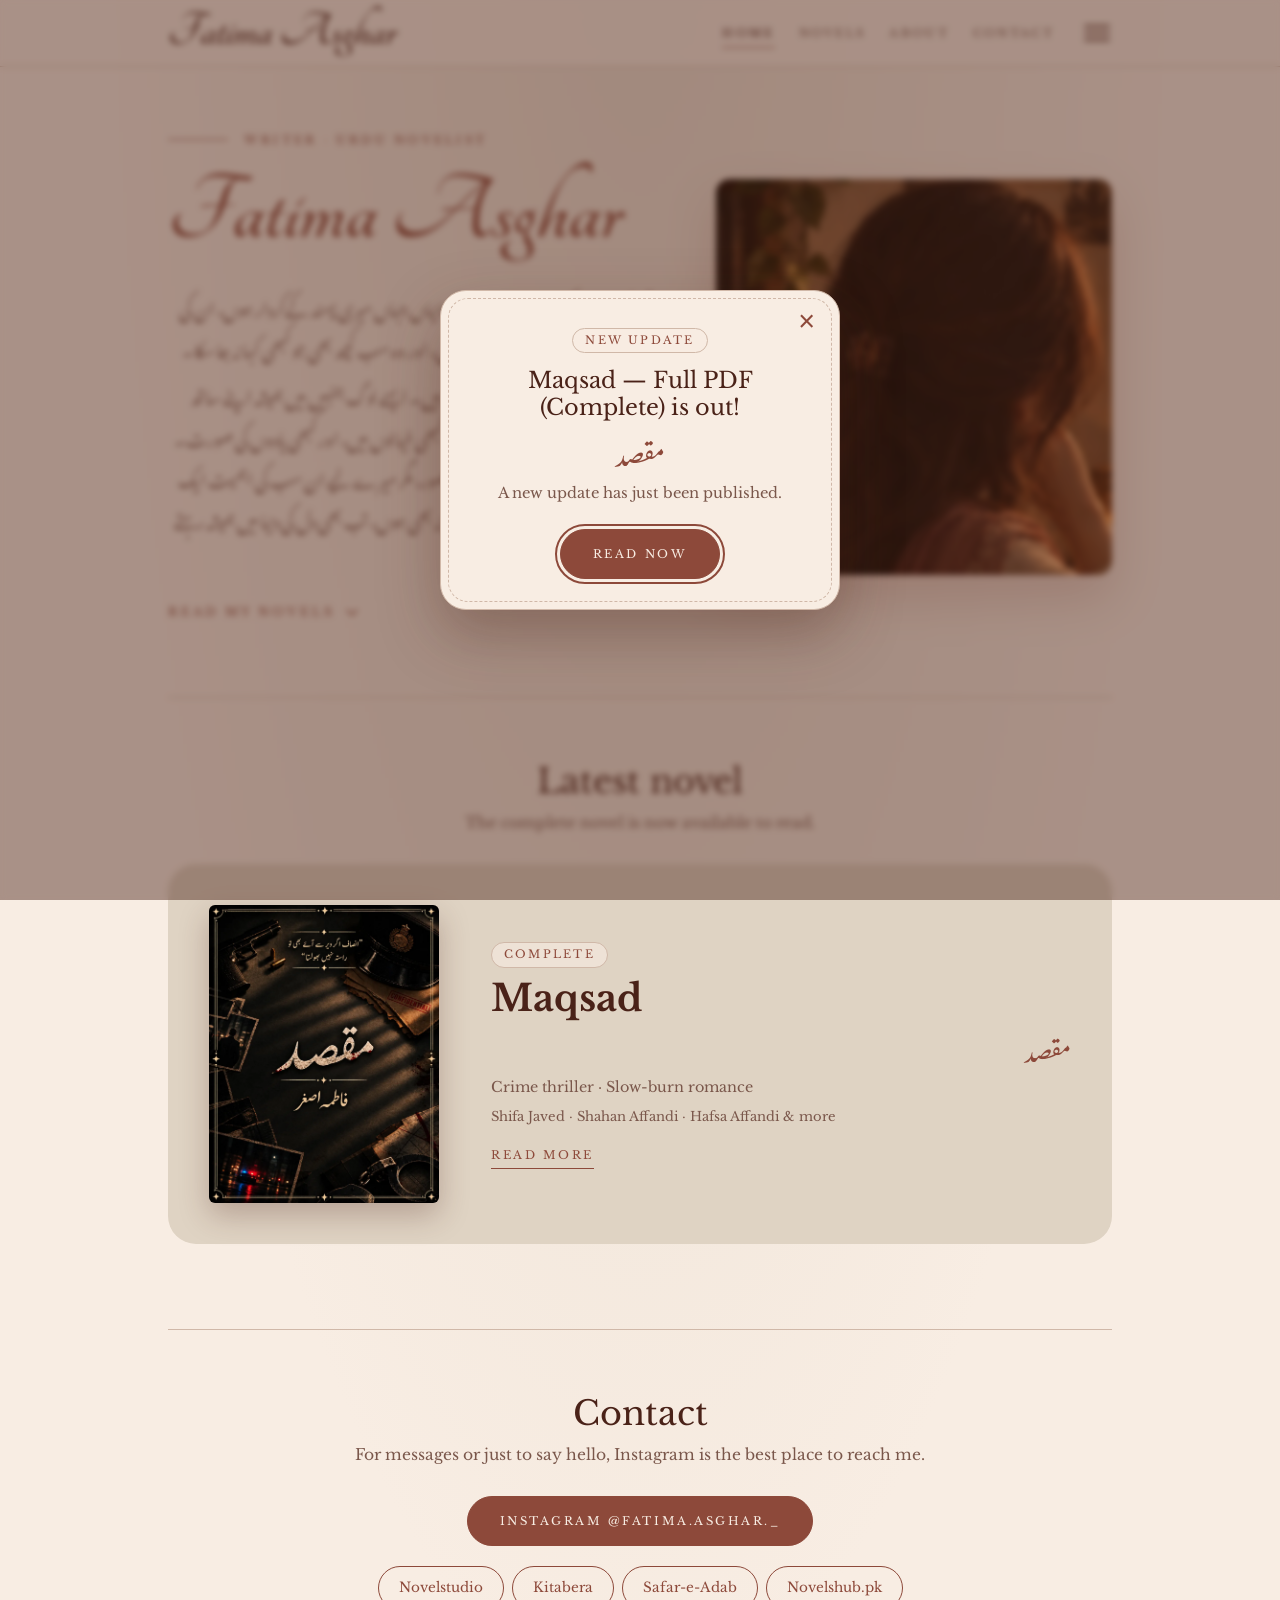
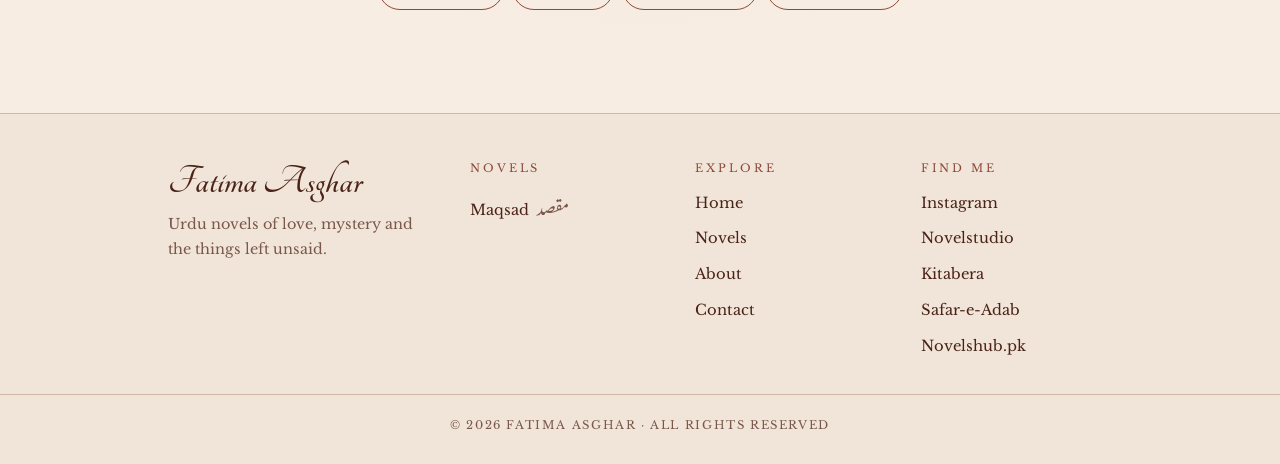
<file: index.html>
<!DOCTYPE html>
<html lang="en">
<head>
  <meta charset="utf-8">
  <meta name="viewport" content="width=device-width, initial-scale=1, viewport-fit=cover">
  <title>Fatima Asghar — Urdu Novelist | Maqsad</title>
  <meta name="description" content="Fatima Asghar writes Urdu novels of love, mystery and the things left unsaid. Read her latest novel, Maqsad (مقصد), a crime thriller with a slow-burn romance.">
  <meta name="author" content="Fatima Asghar">
  <meta name="robots" content="index, follow, max-image-preview:large">
  <meta name="color-scheme" content="light">
  <meta name="theme-color" content="#F8EDE3">
  <link rel="canonical" href="https://fatimaasgharnovels.netlify.app/">
  <meta property="og:type" content="website">
  <meta property="og:site_name" content="Fatima Asghar">
  <meta property="og:locale" content="en_US">
  <meta property="og:title" content="Fatima Asghar — Urdu Novelist | Maqsad">
  <meta property="og:description" content="Fatima Asghar writes Urdu novels of love, mystery and the things left unsaid. Read her latest novel, Maqsad (مقصد), a crime thriller with a slow-burn romance.">
  <meta property="og:url" content="https://fatimaasgharnovels.netlify.app/">
  <meta property="og:image" content="https://fatimaasgharnovels.netlify.app/share.jpg">
  <meta property="og:image:type" content="image/jpeg">
  <meta property="og:image:width" content="1200">
  <meta property="og:image:height" content="630">
  <meta name="twitter:card" content="summary_large_image">
  <meta name="twitter:title" content="Fatima Asghar — Urdu Novelist | Maqsad">
  <meta name="twitter:description" content="Fatima Asghar writes Urdu novels of love, mystery and the things left unsaid. Read her latest novel, Maqsad (مقصد), a crime thriller with a slow-burn romance.">
  <meta name="twitter:image" content="https://fatimaasgharnovels.netlify.app/share.jpg">
  <link rel="icon" href="favicon.ico" sizes="any">
  <link rel="icon" href="favicon.svg" type="image/svg+xml">
  <link rel="icon" href="favicon-48.png" type="image/png" sizes="48x48">
  <link rel="icon" href="favicon-192.png" type="image/png" sizes="192x192">
  <link rel="apple-touch-icon" href="apple-touch-icon.png" sizes="180x180">
  <link rel="manifest" href="site.webmanifest">
  <link rel="preload" href="fonts/tangerine.woff2" as="font" type="font/woff2" crossorigin>
  <link rel="stylesheet" href="style.css">
  <script type="application/ld+json">{"@context": "https://schema.org", "@graph": [{"@type": "WebSite", "name": "Fatima Asghar", "alternateName": ["Fatima Asghar Novels", "Fatima Asghar Urdu Novels"], "url": "https://fatimaasgharnovels.netlify.app/"}, {"@type": "Person", "name": "Fatima Asghar", "jobTitle": "Urdu novelist", "knowsLanguage": "ur", "description": "Urdu novelist writing novels of love, mystery and the things left unsaid.", "image": "https://fatimaasgharnovels.netlify.app/writer.webp", "url": "https://fatimaasgharnovels.netlify.app/", "sameAs": ["https://www.instagram.com/fatima.asghar._/"]}]}</script>
</head>
<body>
  <a class="skip" href="#main">Skip to content</a>
  <canvas id="petals" aria-hidden="true"></canvas>

  <nav id="nav" aria-label="Main">
    <div class="wrap nv">
      <a class="logo" href="./">Fatima Asghar</a>
      <div class="lk">
        <a href="./" aria-current="page">Home</a>
        <a href="novels/">Novels</a>
        <a href="about/">About</a>
        <a href="./#contact">Contact</a>
      </div>
      <button class="hb" id="mb" aria-label="Open menu" aria-expanded="false" aria-controls="side"><svg width="26" height="18" viewBox="0 0 26 18" aria-hidden="true"><path d="M1 2h24M1 9h24M1 16h24" stroke="currentColor" stroke-width="2" stroke-linecap="round" fill="none"/></svg></button>
    </div>
  </nav>
  <div class="veil" id="veil" hidden></div>

  <aside class="side" id="side" aria-label="Menu and novels">
      <div class="side-head"><span class="side-t">Menu</span><button class="side-x" id="sideX" aria-label="Close menu">×</button></div>
      <nav class="side-nav" aria-label="Pages">
        <a href="./" aria-current="page">Home</a>
        <a href="novels/">Novels</a>
        <a href="about/">About</a>
        <a href="./#contact">Contact</a>
      </nav>
  </aside>

  <div class="wrap">
    <main id="main" tabindex="-1">
      <header class="hero">
        <div class="hero-text">
          <div class="eyebrow">Writer · Urdu novelist</div>
          <h1 class="nm">Fatima Asghar</h1>
          <div class="hero-bio">
            <p class="ur" lang="ur" dir="rtl">مجھے کہانیاں لکھنا پسند ہے، ایسی کہانیاں جہاں میری پسند کےکردار ہوں، ان کی باتیں ہوں، ان کے احساسات ہوں، اور وہ سب کچھ بھی جو کبھی کہا نہ جا سکا۔</p>
            <p class="ur" lang="ur" dir="rtl">یہ کردار میرے دل کے بہت قریب ہیں۔ ایسے لوگ جنہیں میں ہمیشہ اپنے ساتھ رکھنا چاہتی ہوں، کبھی لفظوں میں، کبھی خیالوں میں، اور کبھی یادوں کی صورت۔ کچھ حقیقت ہوتے ہیں، کچھ محض تصور، مگر میرے لیے ان سب کی اہمیت ایک جیسی ہے، کیونکہ کچھ لوگ زندگی میں نہ بھی ہوں، تب بھی دل کی دنیا میں ہمیشہ رہتے ہیں۔</p>
          </div>
          <a class="explore" href="novels/">Read my novels <svg width="14" height="14" viewBox="0 0 14 14" aria-hidden="true"><path d="M2 5l5 5 5-5" fill="none" stroke="currentColor" stroke-width="1.6" stroke-linecap="round" stroke-linejoin="round"/></svg></a>
        </div>
        <div class="hero-photo"><img src="writer-square.jpg" alt="Fatima Asghar" width="640" height="640" fetchpriority="high"></div>
      </header>
      <section class="sec">
        <h2 class="center">Latest novel</h2>
        <p class="sub center">The complete novel is now available to read.</p>
        <a class="feat" href="novels/maqsad/">
        <div class="cv"><img src="maqsad-cover.webp" alt="Maqsad cover" width="960" height="1243" loading="lazy"></div>
        <div>
          <span class="pill">Complete</span>
          <h3>Maqsad</h3>
          <div class="ur" lang="ur">مقصد</div>
          <div class="tag">Crime thriller · Slow-burn romance</div>
          <p class="hint">Shifa Javed · Shahan Affandi · Hafsa Affandi &amp; more</p>
          <span class="more">Read more</span>
        </div>
      </a>
      </section>
      <section class="sec center" id="contact">
        <h2>Contact</h2>
        <p class="sub">For messages or just to say hello, Instagram is the best place to reach me.</p>
        <a class="btn solid" href="https://www.instagram.com/fatima.asghar._/" target="_blank" rel="noopener">Instagram @fatima.asghar._</a>
        <div class="plats"><a href="https://novelstudiopk.com/?s=Fatima+asghar" target="_blank" rel="noopener">Novelstudio</a><a href="https://kitabera.vercel.app/writer/fatima-asghar" target="_blank" rel="noopener">Kitabera</a><a href="https://safareadab.com/author/asgharfatima/" target="_blank" rel="noopener">Safar-e-Adab</a><a href="https://novelshub.pk/book-author/fatima-asghar" target="_blank" rel="noopener">Novelshub.pk</a></div>
      </section>
    </main>
  </div>

  <footer class="ft">
    <div class="wrap ft-grid">
      <div class="ft-brand">
        <a class="logo" href="./">Fatima Asghar</a>
        <p class="b">Urdu novels of love, mystery and the things left unsaid.</p>
      </div>
      <nav aria-label="Novels"><h2>Novels</h2><ul><li><a href="novels/maqsad/">Maqsad</a><span class="ur" lang="ur">مقصد</span></li></ul></nav>
      <nav aria-label="Explore"><h2>Explore</h2><ul>
        <li><a href="./">Home</a></li><li><a href="novels/">Novels</a></li>
        <li><a href="about/">About</a></li><li><a href="./#contact">Contact</a></li></ul></nav>
      <nav class="ft-find" aria-label="Find me"><h2>Find me</h2><ul>
        <li><a href="https://www.instagram.com/fatima.asghar._/" target="_blank" rel="noopener">Instagram</a></li><li><a href="https://novelstudiopk.com/?s=Fatima+asghar" target="_blank" rel="noopener">Novelstudio</a></li><li><a href="https://kitabera.vercel.app/writer/fatima-asghar" target="_blank" rel="noopener">Kitabera</a></li><li><a href="https://safareadab.com/author/asgharfatima/" target="_blank" rel="noopener">Safar-e-Adab</a></li><li><a href="https://novelshub.pk/book-author/fatima-asghar" target="_blank" rel="noopener">Novelshub.pk</a></li></ul></nav>
    </div>
    <p class="copy">© <span id="yr">2026</span> Fatima Asghar · All rights reserved</p>
  </footer>
  <button id="top" aria-label="Back to top">↑</button>

  <div class="pop" id="pop" hidden role="dialog" aria-modal="true" aria-labelledby="popT">
    <div class="pop-card">
      <button class="pop-x" id="popX" aria-label="Close">×</button>
      <span class="pill">New episode</span>
      <h3 id="popT"></h3>
      <p class="ur" lang="ur" id="popU"></p>
      <p class="pop-s" id="popS"></p>
      <a class="btn solid" id="popGo" href="#">Read now</a>
    </div>
  </div>
  <script src="episodes.js" defer></script>
  <script src="script.js" defer></script>
</body>
</html>
</file>
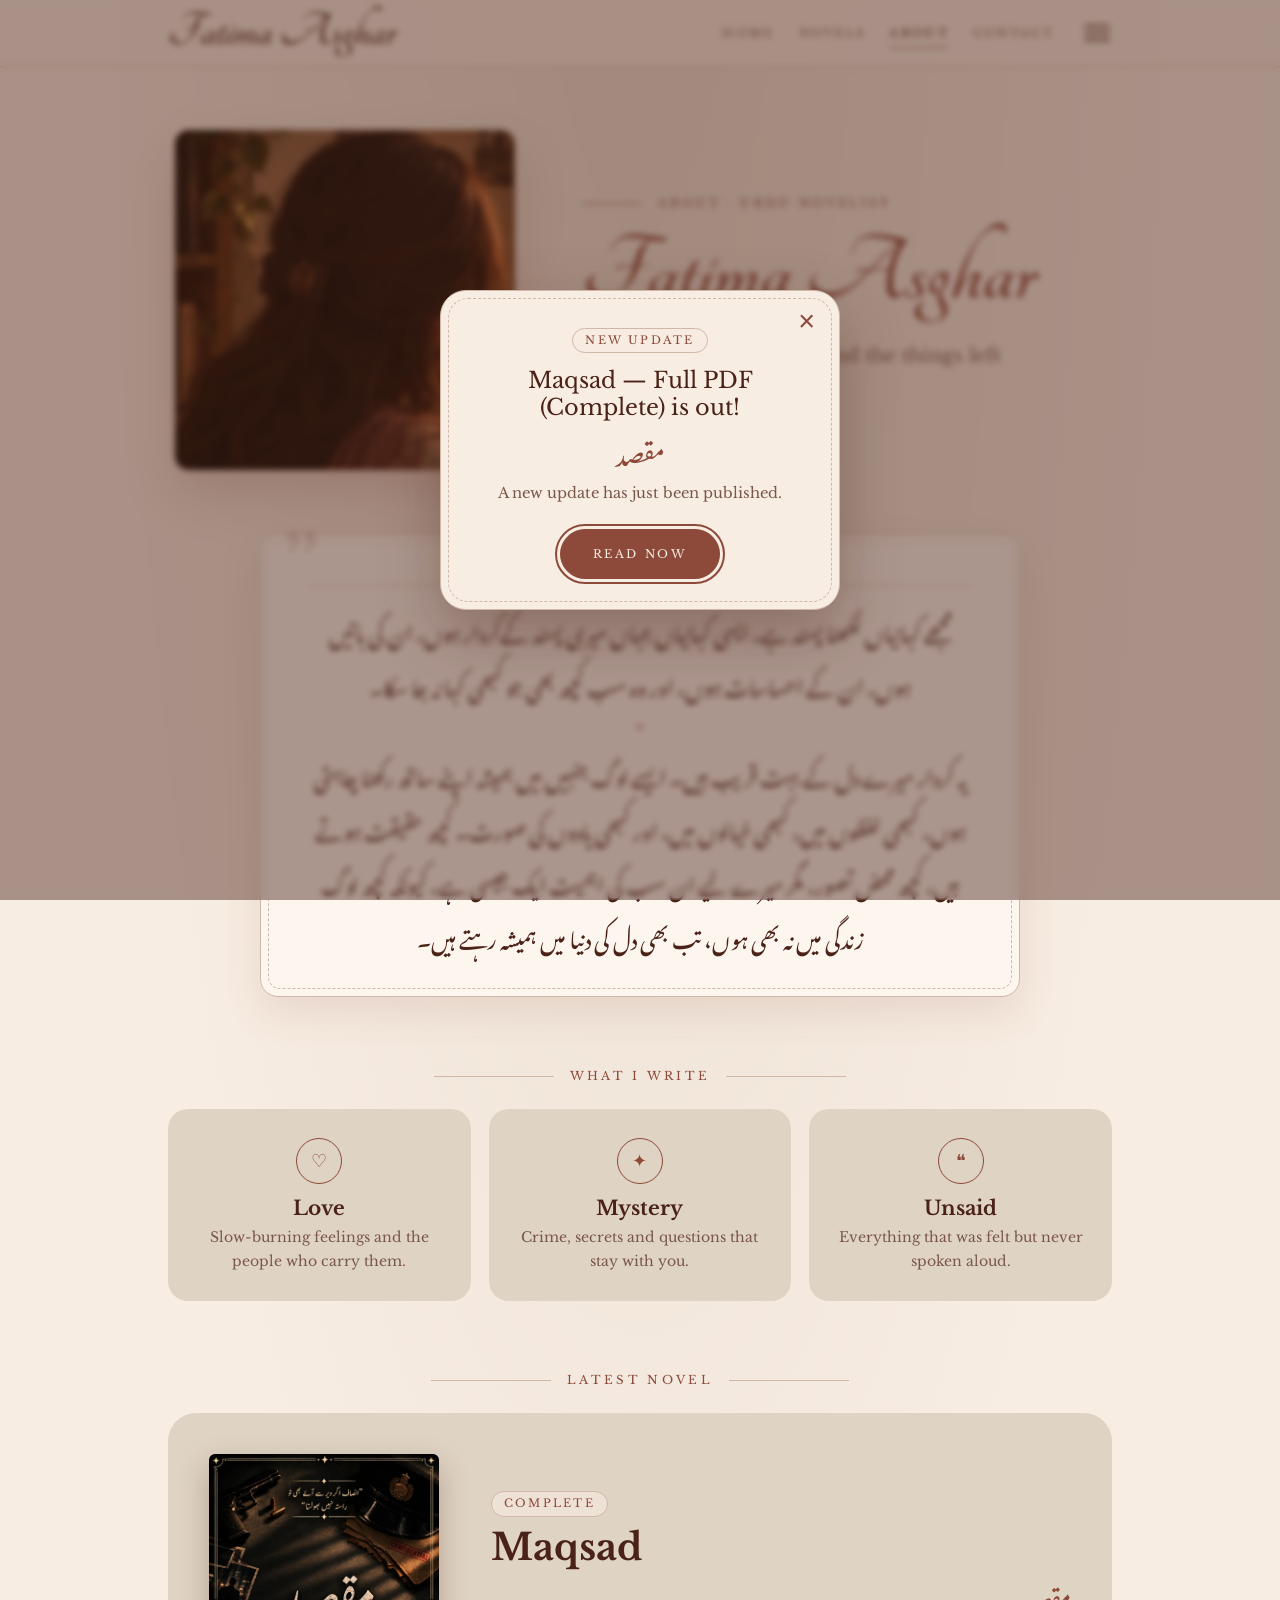
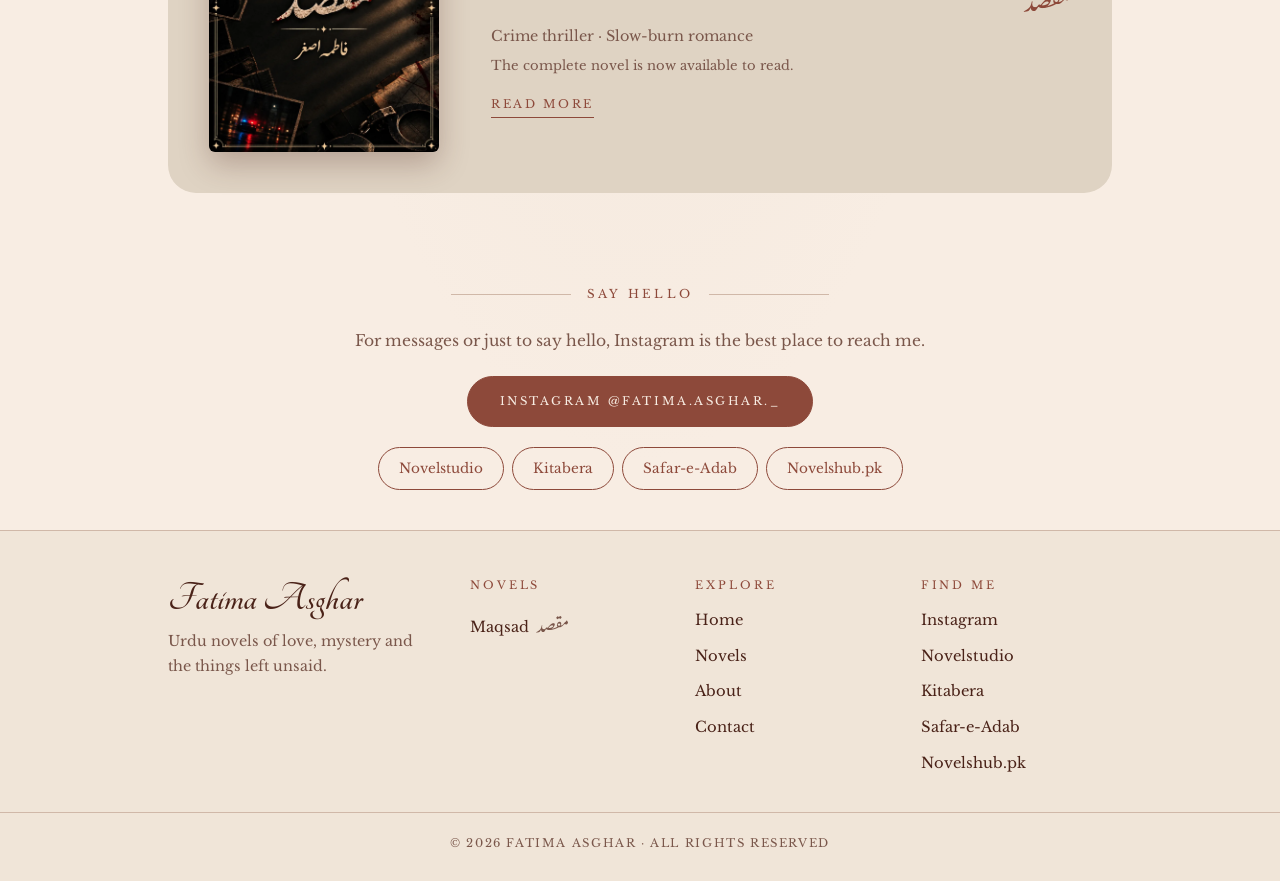
<file: about/index.html>
<!DOCTYPE html>
<html lang="en">
<head>
  <meta charset="utf-8">
  <meta name="viewport" content="width=device-width, initial-scale=1, viewport-fit=cover">
  <title>About Fatima Asghar — Urdu Novelist</title>
  <meta name="description" content="Meet Fatima Asghar, an Urdu novelist who writes stories of love, mystery and the things left unsaid.">
  <meta name="author" content="Fatima Asghar">
  <meta name="robots" content="index, follow, max-image-preview:large">
  <meta name="color-scheme" content="light">
  <meta name="theme-color" content="#F8EDE3">
  <link rel="canonical" href="https://fatimaasgharnovels.netlify.app/about/">
  <meta property="og:type" content="website">
  <meta property="og:site_name" content="Fatima Asghar">
  <meta property="og:locale" content="en_US">
  <meta property="og:title" content="About Fatima Asghar — Urdu Novelist">
  <meta property="og:description" content="Meet Fatima Asghar, an Urdu novelist who writes stories of love, mystery and the things left unsaid.">
  <meta property="og:url" content="https://fatimaasgharnovels.netlify.app/about/">
  <meta property="og:image" content="https://fatimaasgharnovels.netlify.app/share.jpg">
  <meta property="og:image:type" content="image/jpeg">
  <meta property="og:image:width" content="1200">
  <meta property="og:image:height" content="630">
  <meta name="twitter:card" content="summary_large_image">
  <meta name="twitter:title" content="About Fatima Asghar — Urdu Novelist">
  <meta name="twitter:description" content="Meet Fatima Asghar, an Urdu novelist who writes stories of love, mystery and the things left unsaid.">
  <meta name="twitter:image" content="https://fatimaasgharnovels.netlify.app/share.jpg">
  <link rel="icon" href="../favicon.ico" sizes="any">
  <link rel="icon" href="../favicon.svg" type="image/svg+xml">
  <link rel="icon" href="../favicon-48.png" type="image/png" sizes="48x48">
  <link rel="icon" href="../favicon-192.png" type="image/png" sizes="192x192">
  <link rel="apple-touch-icon" href="../apple-touch-icon.png" sizes="180x180">
  <link rel="manifest" href="../site.webmanifest">
  <link rel="preload" href="../fonts/tangerine.woff2" as="font" type="font/woff2" crossorigin>
  <link rel="stylesheet" href="../style.css">
  
</head>
<body>
  <a class="skip" href="#main">Skip to content</a>
  <canvas id="petals" aria-hidden="true"></canvas>

  <nav id="nav" aria-label="Main">
    <div class="wrap nv">
      <a class="logo" href="../">Fatima Asghar</a>
      <div class="lk">
        <a href="../">Home</a>
        <a href="../novels/">Novels</a>
        <a href="../about/" aria-current="page">About</a>
        <a href="../#contact">Contact</a>
      </div>
      <button class="hb" id="mb" aria-label="Open menu" aria-expanded="false" aria-controls="side"><svg width="26" height="18" viewBox="0 0 26 18" aria-hidden="true"><path d="M1 2h24M1 9h24M1 16h24" stroke="currentColor" stroke-width="2" stroke-linecap="round" fill="none"/></svg></button>
    </div>
  </nav>
  <div class="veil" id="veil" hidden></div>

  <aside class="side" id="side" aria-label="Menu and novels">
      <div class="side-head"><span class="side-t">Menu</span><button class="side-x" id="sideX" aria-label="Close menu">×</button></div>
      <nav class="side-nav" aria-label="Pages">
        <a href="../">Home</a>
        <a href="../novels/">Novels</a>
        <a href="../about/" aria-current="page">About</a>
        <a href="../#contact">Contact</a>
      </nav>
  </aside>

  <div class="wrap">
    <main id="main" tabindex="-1">
      <header class="ab-hero">
        <div class="ab-photo"><img src="../writer-square.jpg" alt="Fatima Asghar" width="640" height="640" fetchpriority="high"></div>
        <div class="ab-intro">
          <div class="eyebrow">About · Urdu novelist</div>
          <h1 class="nm">Fatima Asghar</h1>
          <p class="ab-lead">Stories of love, mystery and the things left unsaid.</p>
        </div>
      </header>

      <section class="ab-card">
        <h2 class="bio-t"><span>My story</span></h2>
        <p class="ur" lang="ur" dir="rtl">مجھے کہانیاں لکھنا پسند ہے، ایسی کہانیاں جہاں میری پسند کےکردار ہوں، ان کی باتیں ہوں، ان کے احساسات ہوں، اور وہ سب کچھ بھی جو کبھی کہا نہ جا سکا۔</p>
        <span class="orn" aria-hidden="true">✦</span>
        <p class="ur" lang="ur" dir="rtl">یہ کردار میرے دل کے بہت قریب ہیں۔ ایسے لوگ جنہیں میں ہمیشہ اپنے ساتھ رکھنا چاہتی ہوں، کبھی لفظوں میں، کبھی خیالوں میں، اور کبھی یادوں کی صورت۔ کچھ حقیقت ہوتے ہیں، کچھ محض تصور، مگر میرے لیے ان سب کی اہمیت ایک جیسی ہے، کیونکہ کچھ لوگ زندگی میں نہ بھی ہوں، تب بھی دل کی دنیا میں ہمیشہ رہتے ہیں۔</p>
      </section>

      <section class="ab-themes" aria-label="What I write">
        <h2 class="ab-h"><span>What I write</span></h2>
        <ul>
          <li><span class="th-i" aria-hidden="true">♡</span><h3>Love</h3><p>Slow-burning feelings and the people who carry them.</p></li>
          <li><span class="th-i" aria-hidden="true">✦</span><h3>Mystery</h3><p>Crime, secrets and questions that stay with you.</p></li>
          <li><span class="th-i" aria-hidden="true">❝</span><h3>Unsaid</h3><p>Everything that was felt but never spoken aloud.</p></li>
        </ul>
      </section>

      <section class="ab-now">
        <h2 class="ab-h"><span>Latest novel</span></h2>
        <a class="feat" href="../novels/maqsad/">
          <div class="cv"><img src="../maqsad-cover.webp" alt="Maqsad cover" width="960" height="1243" loading="lazy"></div>
          <div>
            <span class="pill">Complete</span>
            <h3>Maqsad</h3>
            <div class="ur" lang="ur">مقصد</div>
            <div class="tag">Crime thriller · Slow-burn romance</div>
            <p class="hint">The complete novel is now available to read.</p>
            <span class="more">Read more</span>
          </div>
        </a>
      </section>

      <section class="ab-end center">
        <h2 class="ab-h"><span>Say hello</span></h2>
        <p class="sub">For messages or just to say hello, Instagram is the best place to reach me.</p>
        <a class="btn solid" href="https://www.instagram.com/fatima.asghar._/" target="_blank" rel="noopener">Instagram @fatima.asghar._</a>
        <div class="plats"><a href="https://novelstudiopk.com/?s=Fatima+asghar" target="_blank" rel="noopener">Novelstudio</a><a href="https://kitabera.vercel.app/writer/fatima-asghar" target="_blank" rel="noopener">Kitabera</a><a href="https://safareadab.com/author/asgharfatima/" target="_blank" rel="noopener">Safar-e-Adab</a><a href="https://novelshub.pk/book-author/fatima-asghar" target="_blank" rel="noopener">Novelshub.pk</a></div>
      </section>
    </main>
  </div>

  <footer class="ft">
    <div class="wrap ft-grid">
      <div class="ft-brand">
        <a class="logo" href="../">Fatima Asghar</a>
        <p class="b">Urdu novels of love, mystery and the things left unsaid.</p>
      </div>
      <nav aria-label="Novels"><h2>Novels</h2><ul><li><a href="../novels/maqsad/">Maqsad</a><span class="ur" lang="ur">مقصد</span></li></ul></nav>
      <nav aria-label="Explore"><h2>Explore</h2><ul>
        <li><a href="../">Home</a></li><li><a href="../novels/">Novels</a></li>
        <li><a href="../about/">About</a></li><li><a href="../#contact">Contact</a></li></ul></nav>
      <nav class="ft-find" aria-label="Find me"><h2>Find me</h2><ul>
        <li><a href="https://www.instagram.com/fatima.asghar._/" target="_blank" rel="noopener">Instagram</a></li><li><a href="https://novelstudiopk.com/?s=Fatima+asghar" target="_blank" rel="noopener">Novelstudio</a></li><li><a href="https://kitabera.vercel.app/writer/fatima-asghar" target="_blank" rel="noopener">Kitabera</a></li><li><a href="https://safareadab.com/author/asgharfatima/" target="_blank" rel="noopener">Safar-e-Adab</a></li><li><a href="https://novelshub.pk/book-author/fatima-asghar" target="_blank" rel="noopener">Novelshub.pk</a></li></ul></nav>
    </div>
    <p class="copy">© <span id="yr">2026</span> Fatima Asghar · All rights reserved</p>
  </footer>
  <button id="top" aria-label="Back to top">↑</button>

  <div class="pop" id="pop" hidden role="dialog" aria-modal="true" aria-labelledby="popT">
    <div class="pop-card">
      <button class="pop-x" id="popX" aria-label="Close">×</button>
      <span class="pill">New episode</span>
      <h3 id="popT"></h3>
      <p class="ur" lang="ur" id="popU"></p>
      <p class="pop-s" id="popS"></p>
      <a class="btn solid" id="popGo" href="#">Read now</a>
    </div>
  </div>
  <script src="../episodes.js" defer></script>
  <script src="../script.js" defer></script>
</body>
</html>
</file>
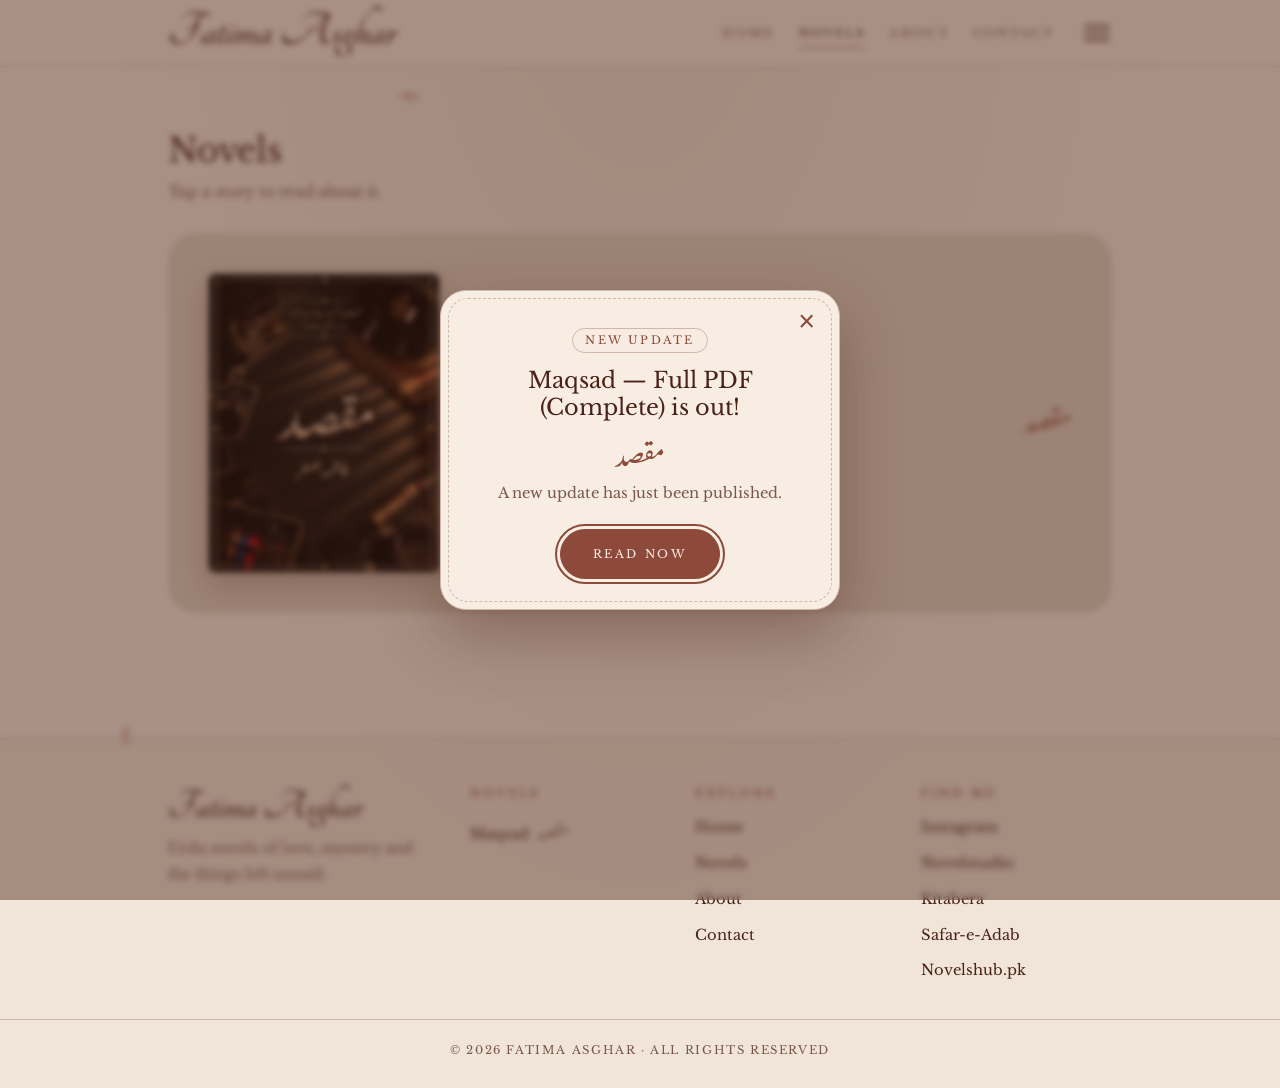
<file: novels/index.html>
<!DOCTYPE html>
<html lang="en">
<head>
  <meta charset="utf-8">
  <meta name="viewport" content="width=device-width, initial-scale=1, viewport-fit=cover">
  <title>Novels by Fatima Asghar — Urdu Novels Online</title>
  <meta name="description" content="Read Urdu novels by Fatima Asghar. Latest novel: Maqsad (مقصد), a crime thriller with a slow-burn romance.">
  <meta name="author" content="Fatima Asghar">
  <meta name="robots" content="index, follow, max-image-preview:large">
  <meta name="color-scheme" content="light">
  <meta name="theme-color" content="#F8EDE3">
  <link rel="canonical" href="https://fatimaasgharnovels.netlify.app/novels/">
  <meta property="og:type" content="website">
  <meta property="og:site_name" content="Fatima Asghar">
  <meta property="og:locale" content="en_US">
  <meta property="og:title" content="Novels by Fatima Asghar — Urdu Novels Online">
  <meta property="og:description" content="Read Urdu novels by Fatima Asghar. Latest novel: Maqsad (مقصد), a crime thriller with a slow-burn romance.">
  <meta property="og:url" content="https://fatimaasgharnovels.netlify.app/novels/">
  <meta property="og:image" content="https://fatimaasgharnovels.netlify.app/share.jpg">
  <meta property="og:image:type" content="image/jpeg">
  <meta property="og:image:width" content="1200">
  <meta property="og:image:height" content="630">
  <meta name="twitter:card" content="summary_large_image">
  <meta name="twitter:title" content="Novels by Fatima Asghar — Urdu Novels Online">
  <meta name="twitter:description" content="Read Urdu novels by Fatima Asghar. Latest novel: Maqsad (مقصد), a crime thriller with a slow-burn romance.">
  <meta name="twitter:image" content="https://fatimaasgharnovels.netlify.app/share.jpg">
  <link rel="icon" href="../favicon.ico" sizes="any">
  <link rel="icon" href="../favicon.svg" type="image/svg+xml">
  <link rel="icon" href="../favicon-48.png" type="image/png" sizes="48x48">
  <link rel="icon" href="../favicon-192.png" type="image/png" sizes="192x192">
  <link rel="apple-touch-icon" href="../apple-touch-icon.png" sizes="180x180">
  <link rel="manifest" href="../site.webmanifest">
  <link rel="preload" href="../fonts/tangerine.woff2" as="font" type="font/woff2" crossorigin>
  <link rel="stylesheet" href="../style.css">
  
</head>
<body>
  <a class="skip" href="#main">Skip to content</a>
  <canvas id="petals" aria-hidden="true"></canvas>

  <nav id="nav" aria-label="Main">
    <div class="wrap nv">
      <a class="logo" href="../">Fatima Asghar</a>
      <div class="lk">
        <a href="../">Home</a>
        <a href="../novels/" aria-current="page">Novels</a>
        <a href="../about/">About</a>
        <a href="../#contact">Contact</a>
      </div>
      <button class="hb" id="mb" aria-label="Open menu" aria-expanded="false" aria-controls="side"><svg width="26" height="18" viewBox="0 0 26 18" aria-hidden="true"><path d="M1 2h24M1 9h24M1 16h24" stroke="currentColor" stroke-width="2" stroke-linecap="round" fill="none"/></svg></button>
    </div>
  </nav>
  <div class="veil" id="veil" hidden></div>

  <aside class="side" id="side" aria-label="Menu and novels">
      <div class="side-head"><span class="side-t">Menu</span><button class="side-x" id="sideX" aria-label="Close menu">×</button></div>
      <nav class="side-nav" aria-label="Pages">
        <a href="../">Home</a>
        <a href="../novels/" aria-current="page">Novels</a>
        <a href="../about/">About</a>
        <a href="../#contact">Contact</a>
      </nav>
  </aside>

  <div class="wrap">
    <main id="main" tabindex="-1">
      <section class="sec" style="border-top:0">
        <h1 class="page-h">Novels</h1>
        <p class="sub">Tap a story to read about it.</p>
        <a class="feat" href="../novels/maqsad/">
        <div class="cv"><img src="../maqsad-cover.webp" alt="Maqsad cover" width="960" height="1243" loading="lazy"></div>
        <div>
          <span class="pill">Complete</span>
          <h3>Maqsad</h3>
          <div class="ur" lang="ur">مقصد</div>
          <div class="tag">Crime thriller · Slow-burn romance</div>
          <p class="hint">Shifa Javed · Shahan Affandi · Hafsa Affandi &amp; more</p>
          <span class="more">Read more</span>
        </div>
      </a>
      </section>
    </main>
  </div>

  <footer class="ft">
    <div class="wrap ft-grid">
      <div class="ft-brand">
        <a class="logo" href="../">Fatima Asghar</a>
        <p class="b">Urdu novels of love, mystery and the things left unsaid.</p>
      </div>
      <nav aria-label="Novels"><h2>Novels</h2><ul><li><a href="../novels/maqsad/">Maqsad</a><span class="ur" lang="ur">مقصد</span></li></ul></nav>
      <nav aria-label="Explore"><h2>Explore</h2><ul>
        <li><a href="../">Home</a></li><li><a href="../novels/">Novels</a></li>
        <li><a href="../about/">About</a></li><li><a href="../#contact">Contact</a></li></ul></nav>
      <nav class="ft-find" aria-label="Find me"><h2>Find me</h2><ul>
        <li><a href="https://www.instagram.com/fatima.asghar._/" target="_blank" rel="noopener">Instagram</a></li><li><a href="https://novelstudiopk.com/?s=Fatima+asghar" target="_blank" rel="noopener">Novelstudio</a></li><li><a href="https://kitabera.vercel.app/writer/fatima-asghar" target="_blank" rel="noopener">Kitabera</a></li><li><a href="https://safareadab.com/author/asgharfatima/" target="_blank" rel="noopener">Safar-e-Adab</a></li><li><a href="https://novelshub.pk/book-author/fatima-asghar" target="_blank" rel="noopener">Novelshub.pk</a></li></ul></nav>
    </div>
    <p class="copy">© <span id="yr">2026</span> Fatima Asghar · All rights reserved</p>
  </footer>
  <button id="top" aria-label="Back to top">↑</button>

  <div class="pop" id="pop" hidden role="dialog" aria-modal="true" aria-labelledby="popT">
    <div class="pop-card">
      <button class="pop-x" id="popX" aria-label="Close">×</button>
      <span class="pill">New episode</span>
      <h3 id="popT"></h3>
      <p class="ur" lang="ur" id="popU"></p>
      <p class="pop-s" id="popS"></p>
      <a class="btn solid" id="popGo" href="#">Read now</a>
    </div>
  </div>
  <script src="../episodes.js" defer></script>
  <script src="../script.js" defer></script>
</body>
</html>
</file>
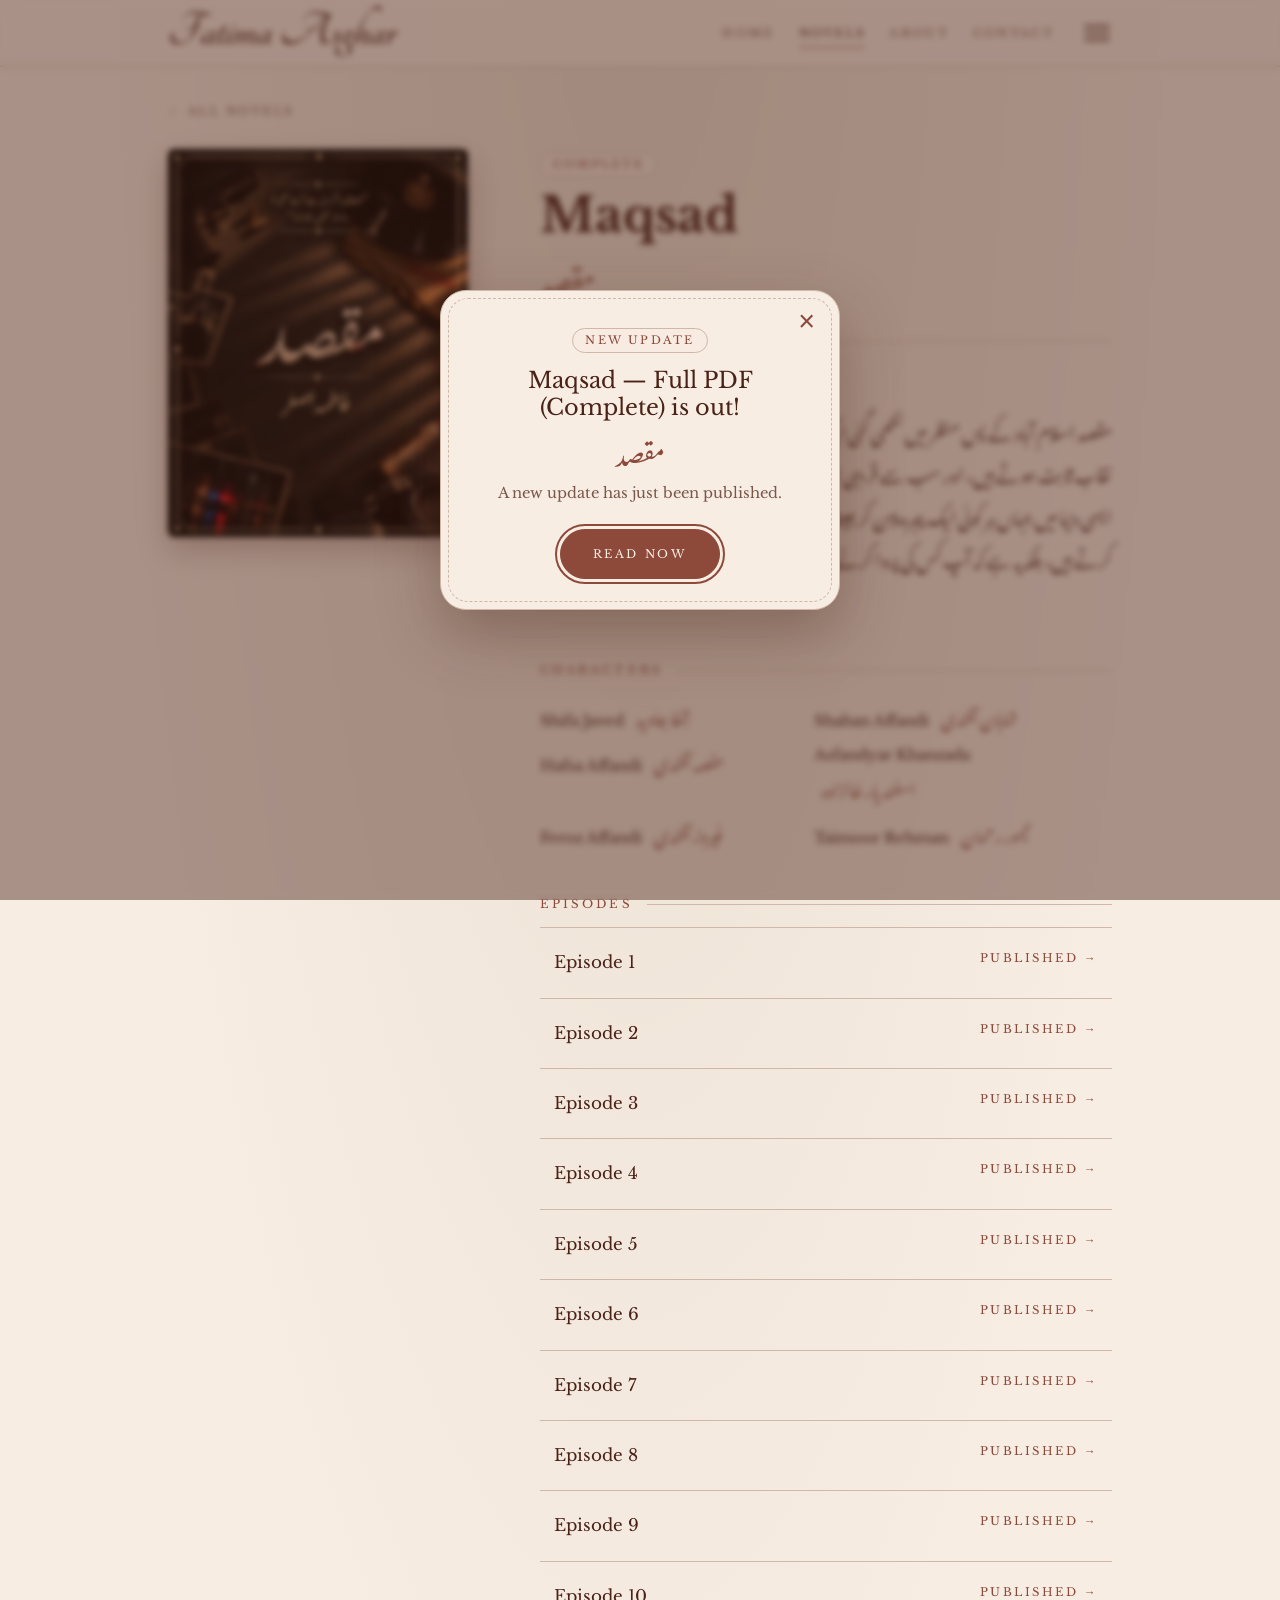
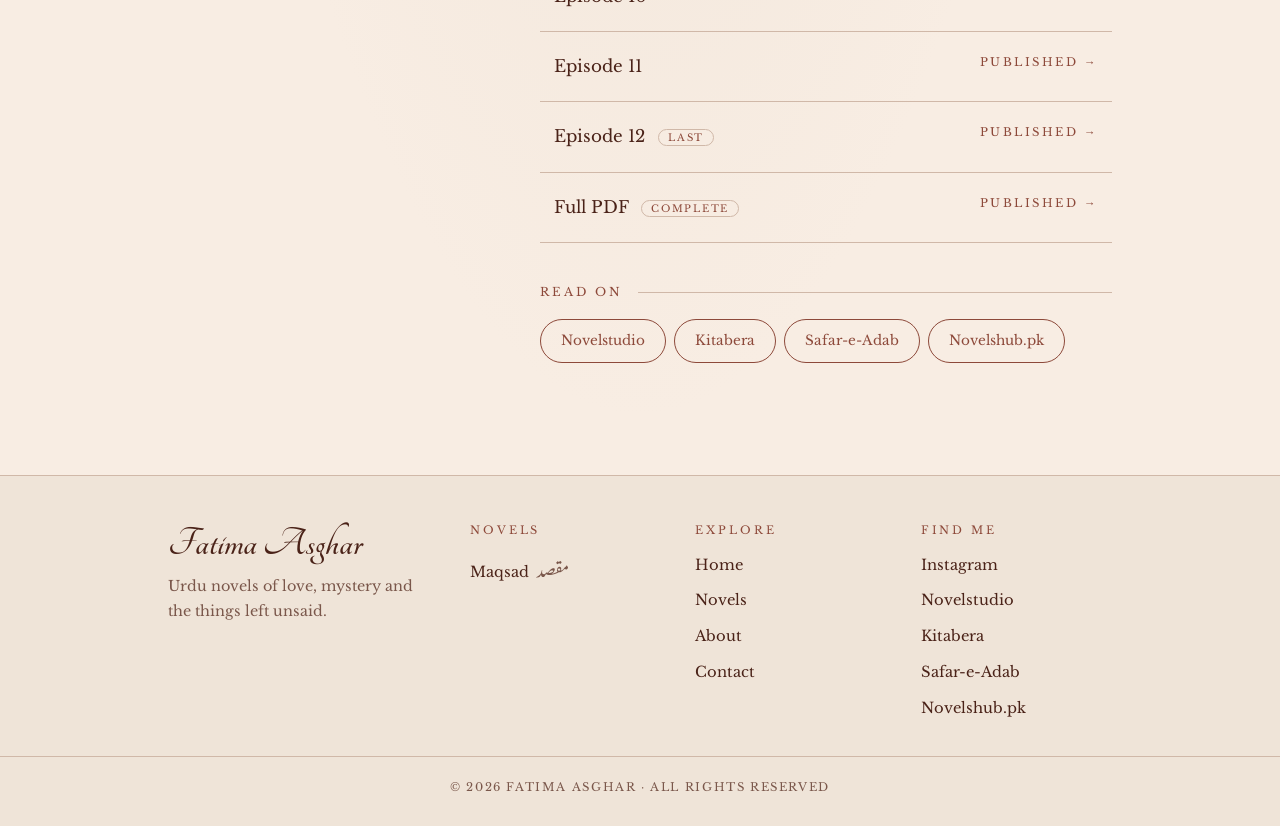
<file: novels/maqsad/index.html>
<!DOCTYPE html>
<html lang="en">
<head>
  <meta charset="utf-8">
  <meta name="viewport" content="width=device-width, initial-scale=1, viewport-fit=cover">
  <title>Maqsad (مقصد) — Urdu Crime Thriller Novel by Fatima Asghar</title>
  <meta name="description" content="Read Maqsad (مقصد) by Fatima Asghar, a completed Urdu crime thriller set in Islamabad with a slow-burn romance. Read all episodes online.">
  <meta name="author" content="Fatima Asghar">
  <meta name="robots" content="index, follow, max-image-preview:large">
  <meta name="color-scheme" content="light">
  <meta name="theme-color" content="#F8EDE3">
  <link rel="canonical" href="https://fatimaasgharnovels.netlify.app/novels/maqsad/">
  <meta property="og:type" content="book">
  <meta property="og:site_name" content="Fatima Asghar">
  <meta property="og:locale" content="en_US">
  <meta property="og:title" content="Maqsad (مقصد) — Urdu Crime Thriller Novel by Fatima Asghar">
  <meta property="og:description" content="Read Maqsad (مقصد) by Fatima Asghar, a completed Urdu crime thriller set in Islamabad with a slow-burn romance. Read all episodes online.">
  <meta property="og:url" content="https://fatimaasgharnovels.netlify.app/novels/maqsad/">
  <meta property="og:image" content="https://fatimaasgharnovels.netlify.app/share.jpg">
  <meta property="og:image:type" content="image/jpeg">
  <meta property="og:image:width" content="1200">
  <meta property="og:image:height" content="630">
  <meta name="twitter:card" content="summary_large_image">
  <meta name="twitter:title" content="Maqsad (مقصد) — Urdu Crime Thriller Novel by Fatima Asghar">
  <meta name="twitter:description" content="Read Maqsad (مقصد) by Fatima Asghar, a completed Urdu crime thriller set in Islamabad with a slow-burn romance. Read all episodes online.">
  <meta name="twitter:image" content="https://fatimaasgharnovels.netlify.app/share.jpg">
  <link rel="icon" href="../../favicon.ico" sizes="any">
  <link rel="icon" href="../../favicon.svg" type="image/svg+xml">
  <link rel="icon" href="../../favicon-48.png" type="image/png" sizes="48x48">
  <link rel="icon" href="../../favicon-192.png" type="image/png" sizes="192x192">
  <link rel="apple-touch-icon" href="../../apple-touch-icon.png" sizes="180x180">
  <link rel="manifest" href="../../site.webmanifest">
  <link rel="preload" href="../../fonts/tangerine.woff2" as="font" type="font/woff2" crossorigin>
  <link rel="stylesheet" href="../../style.css">
  <script type="application/ld+json">{"@context": "https://schema.org", "@type": "Book", "name": "Maqsad", "alternateName": "مقصد", "inLanguage": "ur", "genre": ["Crime thriller", "Romance"], "author": {"@type": "Person", "name": "Fatima Asghar", "url": "https://fatimaasgharnovels.netlify.app/"}, "image": "https://fatimaasgharnovels.netlify.app/maqsad-cover.webp", "url": "https://fatimaasgharnovels.netlify.app/novels/maqsad/", "description": "A completed Urdu crime thriller set in Islamabad, with a slow-burn romance."}</script>
</head>
<body>
  <a class="skip" href="#main">Skip to content</a>
  <canvas id="petals" aria-hidden="true"></canvas>

  <nav id="nav" aria-label="Main">
    <div class="wrap nv">
      <a class="logo" href="../../">Fatima Asghar</a>
      <div class="lk">
        <a href="../../">Home</a>
        <a href="../../novels/" aria-current="page">Novels</a>
        <a href="../../about/">About</a>
        <a href="../../#contact">Contact</a>
      </div>
      <button class="hb" id="mb" aria-label="Open menu" aria-expanded="false" aria-controls="side"><svg width="26" height="18" viewBox="0 0 26 18" aria-hidden="true"><path d="M1 2h24M1 9h24M1 16h24" stroke="currentColor" stroke-width="2" stroke-linecap="round" fill="none"/></svg></button>
    </div>
  </nav>
  <div class="veil" id="veil" hidden></div>

  <aside class="side" id="side" aria-label="Menu and novels">
      <div class="side-head"><span class="side-t">Menu</span><button class="side-x" id="sideX" aria-label="Close menu">×</button></div>
      <nav class="side-nav" aria-label="Pages">
        <a href="../../">Home</a>
        <a href="../../novels/" aria-current="page">Novels</a>
        <a href="../../about/">About</a>
        <a href="../../#contact">Contact</a>
      </nav>
  </aside>

  <div class="wrap">
    <main id="main" tabindex="-1">
      <a class="back" href="../">← All novels</a>
      <article class="np">
        <div class="np-cover"><div class="cv"><img src="../../maqsad-cover.webp" alt="Maqsad, an Urdu crime thriller novel by Fatima Asghar" width="960" height="1243" fetchpriority="high"></div></div>
        <div class="np-body">
          <div class="np-head">
            <span class="pill">Complete</span>
            <h1>Maqsad</h1>
            <div class="ur t" lang="ur">مقصد</div>
            <h2 class="sh">Genre</h2>
            <p class="genre">Crime thriller · Slow-burn romance</p>
          </div>
          <p class="ub short" lang="ur" dir="rtl">مقصد اسلام آباد کے پس منظر میں لکھی گئی ایک کرائم تھرلر ہے، جہاں عزت دار چہرے اکثر نقاب ثابت ہوتے ہیں، اور سب سے قریبی لوگ بھی وہ نہیں ہوتے جو دکھائی دیتے ہیں۔<span class="s2"> ایسی دنیا میں جہاں ہر کوئی ایک چہرہ پہن کر جیتا ہے، اصل خطرہ یہ نہیں کہ آپ کس پر بھروسہ کرتے ہیں، بلکہ یہ ہے کہ آپ کس کی پروا کرنے لگتے ہیں۔</span></p>
          <details class="syn">
            <summary>Full synopsis</summary>
            <p class="ub" lang="ur" dir="rtl">مقصد اسلام آباد کے پس منظر میں لکھی گئی ایک کرائم تھرلر ہے، جہاں عزت دار چہرے اکثر نقاب ثابت ہوتے ہیں، اور سب سے قریبی لوگ بھی وہ نہیں ہوتے جو دکھائی دیتے ہیں۔ ایک طرف ایک مضبوط سلطنت ہے جس کے دامن پر کوئی داغ نظر نہیں آتا؛ دوسری طرف قانون کے وہ پاسدار ہیں جو اسے گرانے کے لیے جھوٹا روپ دھارنے سے بھی نہیں ہچکچاتے۔ ان کے بیچ وفاداریاں ہیں جو خون سے گہری ہیں، ایک ماضی ہے جو چپ رہنے سے انکاری ہے، ایک دکھ ہے جسے کبھی صبر نہ آ سکا۔</p><p class="ub" lang="ur" dir="rtl">تحقیقات کے نیچے محبت، پچھتاوے، اور کھو دیے گئے لوگوں کے قرض کی ایک خاموش کہانی چلتی ہے۔ ایسی دنیا میں جہاں ہر کوئی ایک چہرہ پہن کر جیتا ہے، اصل خطرہ یہ نہیں کہ آپ کس پر بھروسہ کرتے ہیں، بلکہ یہ ہے کہ آپ کس کی پروا کرنے لگتے ہیں۔</p>
          </details>
          <h2 class="sh">Characters</h2>
          <ul class="chars"><li>Shifa Javed <span class="ur" lang="ur">شِفا جاوید</span></li><li>Shahan Affandi <span class="ur" lang="ur">شاہان آفندی</span></li><li>Hafsa Affandi <span class="ur" lang="ur">حفصہ آفندی</span></li><li>Asfandyar Khanzada <span class="ur" lang="ur">اسفندیار خانزادہ</span></li><li>Feroz Affandi <span class="ur" lang="ur">فیروز آفندی</span></li><li>Taimoor Rehman <span class="ur" lang="ur">تیمور رحمان</span></li></ul>
          <h2 class="sh">Episodes</h2>
          <ol class="eps" id="eps" data-novel="maqsad"></ol>
          <h2 class="sh">Read on</h2>
          <div class="plats"><a href="https://novelstudiopk.com/?s=Fatima+asghar" target="_blank" rel="noopener">Novelstudio</a><a href="https://kitabera.vercel.app/writer/fatima-asghar" target="_blank" rel="noopener">Kitabera</a><a href="https://safareadab.com/author/asgharfatima/" target="_blank" rel="noopener">Safar-e-Adab</a><a href="https://novelshub.pk/book-author/fatima-asghar" target="_blank" rel="noopener">Novelshub.pk</a></div>
        </div>
      </article>
    </main>
  </div>

  <footer class="ft">
    <div class="wrap ft-grid">
      <div class="ft-brand">
        <a class="logo" href="../../">Fatima Asghar</a>
        <p class="b">Urdu novels of love, mystery and the things left unsaid.</p>
      </div>
      <nav aria-label="Novels"><h2>Novels</h2><ul><li><a href="../../novels/maqsad/">Maqsad</a><span class="ur" lang="ur">مقصد</span></li></ul></nav>
      <nav aria-label="Explore"><h2>Explore</h2><ul>
        <li><a href="../../">Home</a></li><li><a href="../../novels/">Novels</a></li>
        <li><a href="../../about/">About</a></li><li><a href="../../#contact">Contact</a></li></ul></nav>
      <nav class="ft-find" aria-label="Find me"><h2>Find me</h2><ul>
        <li><a href="https://www.instagram.com/fatima.asghar._/" target="_blank" rel="noopener">Instagram</a></li><li><a href="https://novelstudiopk.com/?s=Fatima+asghar" target="_blank" rel="noopener">Novelstudio</a></li><li><a href="https://kitabera.vercel.app/writer/fatima-asghar" target="_blank" rel="noopener">Kitabera</a></li><li><a href="https://safareadab.com/author/asgharfatima/" target="_blank" rel="noopener">Safar-e-Adab</a></li><li><a href="https://novelshub.pk/book-author/fatima-asghar" target="_blank" rel="noopener">Novelshub.pk</a></li></ul></nav>
    </div>
    <p class="copy">© <span id="yr">2026</span> Fatima Asghar · All rights reserved</p>
  </footer>
  <button id="top" aria-label="Back to top">↑</button>

  <div class="pop" id="pop" hidden role="dialog" aria-modal="true" aria-labelledby="popT">
    <div class="pop-card">
      <button class="pop-x" id="popX" aria-label="Close">×</button>
      <span class="pill">New episode</span>
      <h3 id="popT"></h3>
      <p class="ur" lang="ur" id="popU"></p>
      <p class="pop-s" id="popS"></p>
      <a class="btn solid" id="popGo" href="#">Read now</a>
    </div>
  </div>
  <script src="../../episodes.js" defer></script>
  <script src="../../script.js" defer></script>
</body>
</html>
</file>
<file: style.css>
/* ===== Fonts (bundled) ===== */
@font-face{font-family:'Tangerine';src:url('fonts/tangerine.woff2') format('woff2');font-weight:700;font-style:normal;font-display:swap}
@font-face{font-family:'Libre Baskerville';src:url('fonts/lb.woff2') format('woff2');font-weight:400 700;font-style:normal;font-display:swap}
@font-face{font-family:'Noto Nastaliq Urdu';src:url('fonts/noto-nastaliq-urdu.woff2') format('woff2');font-weight:400;font-style:normal;font-display:swap}

/* ===== Tokens ===== */
:root{
  color-scheme:light;
  --bg:#F8EDE3; --sand:#DFD3C3; --line:#D0B8A8;
  --accent:#8D493A; --ink:#4a2218; --soft:#7a574b;
  --serif:'Libre Baskerville',Georgia,'Times New Roman',serif;
  --script:'Tangerine',cursive;
  --urdu:'Jameel Noori Nastaleeq','Noto Nastaliq Urdu','Noto Naskh Arabic','Segoe UI',Tahoma,serif;
}
*{box-sizing:border-box}
html{scroll-behavior:smooth;-webkit-text-size-adjust:100%;scroll-padding-top:84px}
body{
  margin:0;background:var(--bg);
  background-image:radial-gradient(ellipse at 50% -10%,rgba(223,211,195,.55),transparent 60%);
  background-repeat:no-repeat;color:var(--ink);
  font:400 15.5px/1.75 var(--serif);overflow-x:hidden;
  padding:env(safe-area-inset-top) env(safe-area-inset-right) env(safe-area-inset-bottom) env(safe-area-inset-left);
}
h1,h2,h3,p,ul,ol{margin:0}
h1,h2,h3{font-weight:400;line-height:1.2}
ul,ol{padding:0;list-style:none}
img{display:block;max-width:100%;height:auto}
a{color:var(--accent);text-underline-offset:4px}
a:hover{color:var(--ink)}
:focus-visible{outline:2px solid var(--accent);outline-offset:3px;border-radius:4px}
::selection{background:var(--accent);color:var(--bg)}
canvas{position:fixed;inset:0;width:100%;height:100%;pointer-events:none;z-index:5}
.skip{position:absolute;left:-999px;top:8px;background:var(--ink);color:var(--bg);padding:8px 14px;z-index:40}
.skip:focus{left:8px}
.wrap{max-width:1040px;margin:0 auto;padding:0 clamp(18px,5vw,48px)}
.ur,.ub{font-family:var(--urdu);direction:rtl;letter-spacing:0;font-style:normal;text-transform:none}
.ur{line-height:2.2}
.lab{letter-spacing:.28em;text-transform:uppercase;font-size:.72rem;color:var(--accent)}
.ln{display:block;width:34px;height:1px;background:var(--accent);margin:22px auto 0}

/* ===== Top bar ===== */
nav#nav{position:sticky;top:env(safe-area-inset-top,0);z-index:6;background:rgba(248,237,227,.9);backdrop-filter:blur(10px);-webkit-backdrop-filter:blur(10px);border-bottom:1px solid var(--line)}
.nv{display:flex;align-items:center;justify-content:space-between;gap:12px;padding-top:8px;padding-bottom:8px}
.logo{font:700 2.7rem/1 var(--script);color:var(--ink);text-decoration:none}
.lk{display:none}
.lk a{color:var(--soft);text-decoration:none;padding:12px;font-size:.72rem;letter-spacing:.2em;text-transform:uppercase;display:inline-block;position:relative}
.lk a::after{content:"";position:absolute;left:12px;right:12px;bottom:7px;height:1px;background:var(--accent);transform:scaleX(0);transform-origin:left;transition:transform .3s}
.lk a:hover,.lk a[aria-current]{color:var(--ink)}
.lk a:hover::after,.lk a[aria-current]::after{transform:scaleX(1)}
.hb{display:grid;place-items:center;width:46px;height:46px;background:none;border:0;border-radius:50%;color:var(--ink);cursor:pointer;margin-right:-8px;transition:background .25s}
.hb:hover{background:var(--sand)}

/* ===== Sidebar (drawer on phones, column on desktop) ===== */
.veil{position:fixed;inset:0;z-index:19;background:rgba(74,34,24,.4);backdrop-filter:blur(2px)}
.veil[hidden]{display:none}
.side{
  position:fixed;z-index:20;top:0;bottom:0;right:0;width:min(86vw,350px);
  background:var(--bg);border-left:1px solid var(--line);
  padding:calc(18px + env(safe-area-inset-top)) 24px 24px;overflow-y:auto;
  transform:translateX(102%);visibility:hidden;transition:transform .3s,visibility .3s;
  box-shadow:-12px 0 40px rgba(74,34,24,.18)
}
.side.open{transform:none;visibility:visible}
.side-head{display:flex;align-items:center;justify-content:space-between;margin-bottom:6px}
.side-t{font:600 .78rem/1 var(--serif);letter-spacing:.26em;text-transform:uppercase;color:var(--accent)}
.side-x{background:none;border:0;font-size:2rem;line-height:1;color:var(--accent);cursor:pointer;padding:6px 10px}
.side-nav a{display:block;padding:14px 2px;border-top:1px solid var(--line);color:var(--soft);text-decoration:none;font-size:.74rem;letter-spacing:.2em;text-transform:uppercase}
.side-nav a[aria-current]{color:var(--ink)}
.side h2{font-size:.72rem;letter-spacing:.26em;text-transform:uppercase;color:var(--accent);margin:30px 0 10px}
.side-list a{display:block;padding:14px 2px;border-top:1px solid var(--line);border-bottom:1px solid var(--line);text-decoration:none;color:var(--ink);transition:color .25s}
.side-list a:hover{color:var(--accent)}
.si-t{display:flex;align-items:center;justify-content:space-between;gap:12px;font-size:1.05rem;font-weight:600}
.si-g{display:block;font-size:.82rem;color:var(--soft);margin-top:2px}
.si-m{display:block;font-size:.72rem;letter-spacing:.14em;text-transform:uppercase;color:var(--accent);margin-top:8px}
.side-list .ur{font-size:1.25rem;color:var(--accent);line-height:1.9}

/* ===== Buttons, pills ===== */
.btns{display:flex;gap:12px;justify-content:center;flex-wrap:wrap}
.btn{display:inline-block;padding:14px 32px;border:1px solid var(--accent);color:var(--accent);text-decoration:none;font:inherit;font-size:.72rem;letter-spacing:.22em;text-transform:uppercase;border-radius:999px;background:none;cursor:pointer;transition:background .25s,color .25s,border-color .25s,transform .25s}
.btn:hover{background:var(--ink);border-color:var(--ink);color:var(--bg);transform:translateY(-2px)}
.btn.solid{background:var(--accent);color:var(--bg)}
.btn.solid:hover{background:var(--ink)}
.pill{display:inline-block;font-size:.7rem;letter-spacing:.2em;text-transform:uppercase;color:var(--accent);border:1px solid var(--line);border-radius:999px;padding:2px 12px;background:rgba(248,237,227,.6)}

/* ===== Home hero ===== */
.hero{padding:clamp(44px,12vh,110px) 0 clamp(44px,10vh,90px);text-align:center}
.nm{font:700 clamp(3.6rem,15vw,7.4rem)/1 var(--script);color:var(--accent);margin-top:12px}
.kick{max-width:24em;margin:20px auto 30px;font:400 clamp(1rem,2.6vw,1.2rem)/1.7 var(--serif);color:var(--accent)}

/* ===== Sections ===== */
.sec{padding:clamp(40px,7vh,72px) 0;border-top:1px solid var(--line)}
.sec>h2,.page-h{font-size:clamp(1.5rem,3.6vw,2.1rem);margin-bottom:8px}
.sub{color:var(--soft);margin-bottom:28px}
.center{text-align:center}

/* ===== Novel cards ===== */
.cv{aspect-ratio:960/1243;overflow:hidden;border-radius:6px;box-shadow:0 12px 30px rgba(74,34,24,.28);background:var(--line);position:relative;transition:transform .4s,box-shadow .4s}
.cv img{width:100%;height:100%;object-fit:cover}
.feat{display:grid;grid-template-columns:minmax(150px,230px) 1fr;gap:clamp(22px,5vw,52px);align-items:center;background:var(--sand);border-radius:28px;padding:clamp(20px,4vw,40px);margin-bottom:22px;text-decoration:none;color:var(--ink);border:1px solid transparent;transition:border-color .3s,box-shadow .3s}
.feat:hover{color:var(--ink);border-color:var(--line);box-shadow:0 18px 40px rgba(141,73,58,.12)}
.feat:hover .cv{transform:translateY(-6px) rotate(-.6deg)}
.feat h3{font-size:clamp(1.7rem,4vw,2.3rem);margin:8px 0 0}
.feat .ur{font-size:1.5rem;color:var(--accent)}
.feat .tag{color:var(--soft);font-size:.9rem}
.more{display:inline-block;margin-top:16px;font-size:.72rem;letter-spacing:.22em;text-transform:uppercase;color:var(--accent);border-bottom:1px solid var(--accent);padding-bottom:3px}

/* ===== About ===== */
.about{max-width:640px;margin:0 auto;text-align:center}
.pfp{width:clamp(140px,38vw,200px);aspect-ratio:1;border-radius:50%;object-fit:cover;margin:0 auto 22px;box-shadow:0 14px 34px rgba(141,73,58,.22)}
.lead{font:400 1.1rem/1.7 var(--serif);color:var(--accent)}
.sig{font:700 1.9em/1 var(--script);color:var(--accent);white-space:nowrap}
.about h1{font:400 clamp(1.5rem,4.6vw,2.2rem)/1.35 var(--serif);margin:10px 0}
.about p{margin-top:16px}
.about .ur{font-size:1.4rem;color:var(--soft);text-align:right;margin-top:22px}
.loves{position:relative;background:#FCF6EF;border:1px solid var(--line);border-radius:14px;padding:22px clamp(18px,5vw,38px) 10px;margin:28px 0 6px;box-shadow:0 12px 26px rgba(141,73,58,.09);text-align:left}
.loves::before{content:"";position:absolute;inset:6px;border:1px dashed var(--line);border-radius:9px;pointer-events:none}
.loves h2{font:500 1.05rem/1.4 var(--serif);text-align:center;color:var(--accent);margin-bottom:6px}
.loves li{display:flex;gap:14px;align-items:center;padding:12px 4px;border-bottom:1px dotted var(--line);font-size:.95rem;line-height:1.6}
.loves li:last-child{border-bottom:0}
.bu{flex:0 0 auto;width:16px;height:16px;background:url("data:image/svg+xml,%3Csvg xmlns='http://www.w3.org/2000/svg' viewBox='0 0 24 24'%3E%3Cpath fill='%238D493A' d='M12 20.500s-7.500-4.600-9.500-9.200C1.200 8.100 3 4.500 6.400 4.500c2 0 3.600 1.200 4.600 2.800h2c1-1.600 2.600-2.800 4.600-2.800 3.400 0 5.200 3.600 3.900 6.800-2 4.600-9.500 9.200-9.500 9.200z'/%3E%3C/svg%3E") center/contain no-repeat}
.plats{display:flex;flex-wrap:wrap;gap:8px;margin-top:20px}
.center .plats,.about .plats{justify-content:center}
.plats a{display:block;padding:9px 20px;border:1px solid var(--accent);border-radius:999px;color:var(--accent);text-decoration:none;font-size:.85rem}
.plats a:hover{background:var(--accent);color:var(--bg)}

/* ===== Novel page ===== */
.back{display:inline-block;margin-top:24px;padding:10px 0;font-size:.72rem;letter-spacing:.22em;text-transform:uppercase;color:var(--soft);text-decoration:none}
.back:hover{color:var(--ink)}
.np-top{display:grid;grid-template-columns:minmax(150px,210px) 1fr;gap:clamp(22px,4vw,44px);align-items:center;margin:8px 0 34px}
.np{padding:2vh 0 8vh}
.np-info .ur.t{text-align:left}
.np h1{font-size:clamp(2rem,5.6vw,3rem);font-weight:600;margin:10px 0 0}
.np .ur.t{font-size:1.8rem;color:var(--accent)}
.np .tag{color:var(--soft);margin:4px 0 24px;font-size:.92rem}
.ub{display:block;text-align:right;font-size:1.2rem;line-height:2.5;margin:0 0 12px}
.np h2.sh{display:flex;align-items:center;gap:14px;font-size:.74rem;letter-spacing:.26em;text-transform:uppercase;color:var(--accent);margin:42px 0 16px}
.np h2.sh::after{content:"";flex:1;height:1px;background:var(--line)}
.eps{display:grid;grid-template-columns:repeat(5,1fr);gap:10px;max-width:380px}
.eps a,.eps span.e{display:grid;place-items:center;aspect-ratio:1;border:1px solid var(--accent);border-radius:50%;text-decoration:none;color:var(--accent);font-size:.95rem;transition:background .25s,color .25s}
.eps a:hover{background:var(--accent);color:var(--bg)}
.eps span.e.soon{border-style:dashed;border-color:var(--line);color:var(--soft)}
.vh{position:absolute;width:1px;height:1px;overflow:hidden;clip:rect(0 0 0 0);white-space:nowrap}
details.syn{margin-top:4px}
summary{cursor:pointer;list-style:none;padding:8px 0;font-size:.72rem;letter-spacing:.22em;text-transform:uppercase;color:var(--accent);display:inline-flex;gap:10px}
summary::-webkit-details-marker{display:none}
summary::after{content:"+"}
details[open] summary::after{content:"–"}

/* ===== Footer ===== */
.ft{margin-top:40px;border-top:1px solid var(--line);background:rgba(223,211,195,.35);position:relative;z-index:1}
.ft-grid{display:grid;grid-template-columns:1.4fr 1fr 1fr 1fr;gap:34px;padding-top:48px;padding-bottom:30px}
.ft .logo{font-size:2.6rem}
.ft p.b{color:var(--soft);font-size:.9rem;margin-top:8px;max-width:20em}
.ft h2{font-size:.7rem;letter-spacing:.26em;text-transform:uppercase;color:var(--accent);margin-bottom:10px}
.ft li a{display:inline-block;padding:5px 0;color:var(--ink);text-decoration:none;font-size:.92rem}
.ft li a:hover{color:var(--accent);text-decoration:underline}
.ft li .ur{font-size:1.05rem;color:var(--soft);margin-left:8px}
.copy{border-top:1px solid var(--line);text-align:center;color:var(--soft);font-size:.72rem;letter-spacing:.14em;text-transform:uppercase;padding:20px 18px calc(28px + env(safe-area-inset-bottom))}

#top{position:fixed;right:calc(16px + env(safe-area-inset-right,0px));bottom:calc(16px + env(safe-area-inset-bottom,0px));z-index:7;width:46px;height:46px;border-radius:50%;border:1px solid var(--line);background:var(--bg);color:var(--accent);font-size:1.1rem;cursor:pointer;opacity:0;visibility:hidden;pointer-events:none;transition:opacity .3s,visibility .3s}
#top.show{opacity:1;visibility:visible;pointer-events:auto}

/* ===== New-episode popup ===== */
.pop{position:fixed;inset:0;z-index:30;display:grid;place-items:center;padding:20px;background:rgba(74,34,24,.45);backdrop-filter:blur(3px);animation:fade .4s}
.pop[hidden]{display:none}
.pop-card{position:relative;max-width:400px;width:100%;text-align:center;background:var(--bg);border:1px solid var(--line);border-radius:26px;padding:34px 26px 30px;box-shadow:0 24px 60px rgba(74,34,24,.35)}
.pop-card::before{content:"";position:absolute;inset:7px;border:1px dashed var(--line);border-radius:20px;pointer-events:none}
.pop-card h3{font-size:1.4rem;margin:14px 0 0}
.pop-card .ur{font-size:1.6rem;color:var(--accent)}
.pop-s{color:var(--soft);margin:4px 0 22px;font-size:.92rem}
.pop-x{position:absolute;top:10px;right:14px;z-index:1;background:none;border:0;font-size:1.8rem;line-height:1;color:var(--accent);cursor:pointer;padding:6px 10px}
@keyframes fade{from{opacity:0;transform:translateY(10px)}to{opacity:1;transform:none}}

/* ===== Desktop ===== */
@media (min-width:960px){
  .logo{font-size:3.1rem}
  .lk{display:flex}
  .nv{gap:8px}
  .lk{margin-left:auto}
}
@media (max-width:760px){
  .feat{grid-template-columns:1fr;text-align:center;padding:22px 18px}
  .feat .cv{max-width:210px;margin:0 auto}
  .np-top{grid-template-columns:1fr;text-align:center;gap:18px}
  .np-top .cv{max-width:210px;margin:0 auto}
  .np-info .ur.t{text-align:center}
  .np-info .pill{display:inline-block}
  .ub{font-size:1.1rem;line-height:2.4}
  .ft-grid{grid-template-columns:1fr 1fr;text-align:left}
  .ft-brand{grid-column:1/-1;text-align:center}
  .ft-brand p.b{margin-left:auto;margin-right:auto}
  .ft-find{grid-column:1/-1}
  .btn{padding:13px 24px}
}
@media (max-width:420px){
    .nm{font-size:3.5rem}
}
@media (prefers-reduced-motion:reduce){*{animation:none!important;transition:none!important;scroll-behavior:auto!important}}

/* ===== Hero (bio): text left, photo right ===== */
.hero{display:grid;grid-template-columns:1fr;gap:clamp(28px,5vw,64px);align-items:center;text-align:left;padding:clamp(30px,7vh,72px) 0 clamp(44px,8vh,84px)}
.eyebrow{display:flex;align-items:center;gap:16px;font-size:.72rem;letter-spacing:.28em;text-transform:uppercase;color:var(--accent)}
.eyebrow::before{content:"";width:60px;height:1px;background:var(--accent)}
.hero .nm{font-size:clamp(3.8rem,13vw,6.2rem);margin:14px 0 0;white-space:nowrap}
.hero-bio{margin-top:22px;max-width:34em}
.hero-bio .ur{font-size:1.12rem;line-height:2.3;color:var(--soft);text-align:right}
.hero-bio .ur+.ur{margin-top:6px}
.explore{display:inline-flex;align-items:center;gap:10px;margin-top:26px;font-size:.76rem;letter-spacing:.24em;text-transform:uppercase;color:var(--accent);text-decoration:none}
.explore:hover{color:var(--ink)}
.explore svg{transition:transform .3s}
.explore:hover svg{transform:translateY(3px)}
.hero-photo{order:-1;justify-self:center;width:min(78vw,360px);aspect-ratio:1;border-radius:90px 28px 28px 28px;overflow:hidden;box-shadow:0 22px 50px rgba(141,73,58,.22)}
.hero-photo img{width:100%;height:100%;object-fit:cover}
@media (min-width:900px){
  .hero{grid-template-columns:1.1fr .9fr}
  .hero-photo{order:0;justify-self:end;width:min(100%,430px);border-radius:130px 32px 32px 32px}
}

/* ===== Round-two changes ===== */
.hint{color:var(--soft);font-size:.82rem;margin:6px 0 0}
.feat .tag{margin-top:2px}
.about-row{display:grid;grid-template-columns:auto 1fr;gap:clamp(18px,4vw,40px);align-items:center;max-width:680px;margin:0 auto}
.about-row .pfp{width:clamp(88px,22vw,150px);margin:0}
.about-row h2{font-size:1.25rem;margin:0 0 6px;color:var(--ink)}
.about-row p{font-size:.88rem;line-height:1.8;color:var(--soft)}
.about-row .more{font-size:.68rem;margin-top:10px}
.ub.short{font-size:1.15rem;line-height:2.3;margin-bottom:8px}
.syn .ub{font-size:1.05rem}
.chars{display:grid;grid-template-columns:1fr 1fr;gap:2px 28px;max-width:520px}
.chars li{padding:3px 0;font-size:.98rem}
.chars .ur{display:inline-block;font-size:1.1rem;color:var(--accent);margin-left:8px;line-height:2;unicode-bidi:isolate}
@media (max-width:420px){.about-row p{font-size:.82rem;line-height:1.7}.about-row h2{font-size:1.1rem}}

@media (max-width:640px){.s2{display:none}}
@media (max-width:520px){.chars{grid-template-columns:1fr}}

/* ===== Novel page: cover left, details + episode list right ===== */
.np{display:grid;grid-template-columns:minmax(200px,300px) 1fr;gap:clamp(28px,6vw,72px);align-items:start;padding:2vh 0 8vh}
.np-top{display:block;margin:0}
.np-cover{position:sticky;top:96px}
.np-cover .cv{width:100%}
.np-head{margin-bottom:22px}
.np-body{min-width:0}
.eps{display:block;max-width:none}
.eps li{border-bottom:1px solid var(--line)}
.eps li:first-child{border-top:1px solid var(--line)}
.eps a,.eps .e{display:flex;align-items:center;justify-content:space-between;gap:12px;padding:20px 14px;aspect-ratio:auto;border:0;border-radius:0;font-size:1rem;color:var(--ink);text-decoration:none;transition:background .25s}
.eps a:hover{background:var(--sand);color:var(--ink)}
.eps .st{font-size:.72rem;letter-spacing:.22em;text-transform:uppercase;color:var(--accent)}
.eps .e.soon{color:var(--soft)}
.eps .e.soon .st{color:var(--soft)}
@media (max-width:760px){
  .np{grid-template-columns:1fr;gap:22px}
  .np-cover{position:static;max-width:230px;margin:0 auto}
  .np-head{text-align:center}
}
.eps a,.eps span.e,.eps span.e.soon{display:flex;aspect-ratio:auto;border:0;border-radius:0;place-items:initial}
.np-head .ur.t{text-align:left}
@media (max-width:760px){.np-head .ur.t{text-align:center}}

/* square photo */
.hero-photo{border-radius:0!important}
/* episodes use the serif face */
.np h2.sh,.eps{font-family:'Libre Baskerville',Georgia,serif}
.eps a,.eps .e{font-size:1.05rem}
.eps .st{font-family:'Libre Baskerville',Georgia,serif}

.np .genre{color:var(--soft);font-size:1rem;margin:0}
.np-head{margin-bottom:10px}

/* novel page: serif for all English details */
.np,.np h1,.np .pill,.np .genre,.np .chars li,.np summary,.np .plats a{font-family:'Libre Baskerville',Georgia,serif}
.np .ur,.np .ub{font-family:var(--urdu)}
.np h1{font-weight:700}
.np .genre{font-size:.98rem;margin:0 0 4px}
.np-head h2.sh{margin:26px 0 12px}
.np-head{margin-bottom:6px}
.np .chars li{font-size:.95rem}
.np .np-head{margin-bottom:20px}
.feat h3{font-weight:700}

/* ===== Home bio: simple ===== */
.hero-photo{border-radius:14px!important}
.hero-bio{margin-top:22px;max-width:34em}
.hero-bio .ur{font-size:1.12rem;line-height:2.3;color:var(--soft);text-align:right}
.hero-bio .ur+.ur{margin-top:6px}
.explore{margin-top:22px}

/* ===== About page ===== */
.ab-hero{display:grid;grid-template-columns:1fr;gap:clamp(26px,5vw,60px);align-items:center;text-align:center;padding:clamp(30px,7vh,72px) 0 clamp(30px,6vh,56px)}
.ab-photo{position:relative;justify-self:center;width:min(70vw,320px);aspect-ratio:1}
.ab-photo img{position:relative;width:100%;height:100%;object-fit:cover;border-radius:14px;box-shadow:0 22px 50px rgba(141,73,58,.22)}
.ab-intro .eyebrow{justify-content:center}
.ab-intro .eyebrow::before{display:none}
.ab-hero .nm{font-size:clamp(3.8rem,13vw,6.2rem);margin:12px 0 0;white-space:nowrap}
.ab-lead{max-width:22em;margin:14px auto 0;font-size:clamp(1rem,2.6vw,1.2rem);color:var(--soft)}
@media (min-width:900px){
  .ab-hero{grid-template-columns:.8fr 1.2fr;text-align:left}
  .ab-photo{justify-self:center;width:min(100%,340px)}
  .ab-intro .eyebrow{justify-content:flex-start}
  .ab-intro .eyebrow::before{display:block}
  .ab-lead{margin-left:0}
}
.ab-card{position:relative;max-width:760px;margin:10px auto 0;background:#FCF6EF;border:1px solid var(--line);border-radius:18px;padding:clamp(26px,5vw,44px) clamp(20px,5vw,48px) clamp(20px,4vw,34px);box-shadow:0 16px 38px rgba(141,73,58,.12)}
.ab-card::before{content:"";position:absolute;inset:7px;border:1px dashed var(--line);border-radius:12px;pointer-events:none}
.ab-card::after{content:"\201D";position:absolute;top:-6px;left:22px;font:700 5rem/1 var(--serif);color:var(--accent);opacity:.18;pointer-events:none}
.bio-t{display:flex;align-items:center;gap:14px;justify-content:center;margin:0 0 10px;font-size:.72rem;font-weight:400;letter-spacing:.28em;text-transform:uppercase;color:var(--accent)}
.bio-t::before,.bio-t::after{content:"";flex:1;height:1px;background:var(--line)}
.ab-card .ur{text-align:center;color:var(--ink);font-size:clamp(1.15rem,3.2vw,1.35rem);line-height:2.5}
.orn{display:block;text-align:center;color:var(--accent);opacity:.6;font-size:.85rem;margin:6px 0}
.ab-h{display:flex;align-items:center;gap:16px;justify-content:center;margin:0 0 26px;font-size:.74rem;font-weight:400;letter-spacing:.28em;text-transform:uppercase;color:var(--accent)}
.ab-h::before,.ab-h::after{content:"";flex:1;max-width:120px;height:1px;background:var(--line)}
.ab-themes,.ab-now,.ab-end{padding-top:clamp(44px,8vh,80px)}
.ab-themes ul{display:grid;grid-template-columns:repeat(3,1fr);gap:18px}
.ab-themes li{text-align:center;background:var(--sand);border:1px solid transparent;border-radius:20px;padding:28px 20px 26px;transition:transform .3s,border-color .3s,box-shadow .3s}
.ab-themes li:hover{transform:translateY(-4px);border-color:var(--line);box-shadow:0 16px 34px rgba(141,73,58,.12)}
.th-i{display:grid;place-items:center;width:46px;height:46px;margin:0 auto 12px;border:1px solid var(--accent);border-radius:50%;color:var(--accent);font-size:1.1rem}
.ab-themes h3{font-size:1.25rem;font-weight:700;margin-bottom:6px}
.ab-themes p{font-size:.88rem;line-height:1.7;color:var(--soft)}
.ab-end .sub{margin-bottom:22px}
@media (max-width:700px){.ab-themes ul{grid-template-columns:1fr}.ab-themes li{padding:22px 18px}}
.eps .badge{font-style:normal;font-size:.62rem;letter-spacing:.18em;text-transform:uppercase;color:var(--accent);border:1px solid var(--line);border-radius:999px;padding:1px 9px;margin-left:8px;vertical-align:middle;background:rgba(248,237,227,.6)}
</file>
